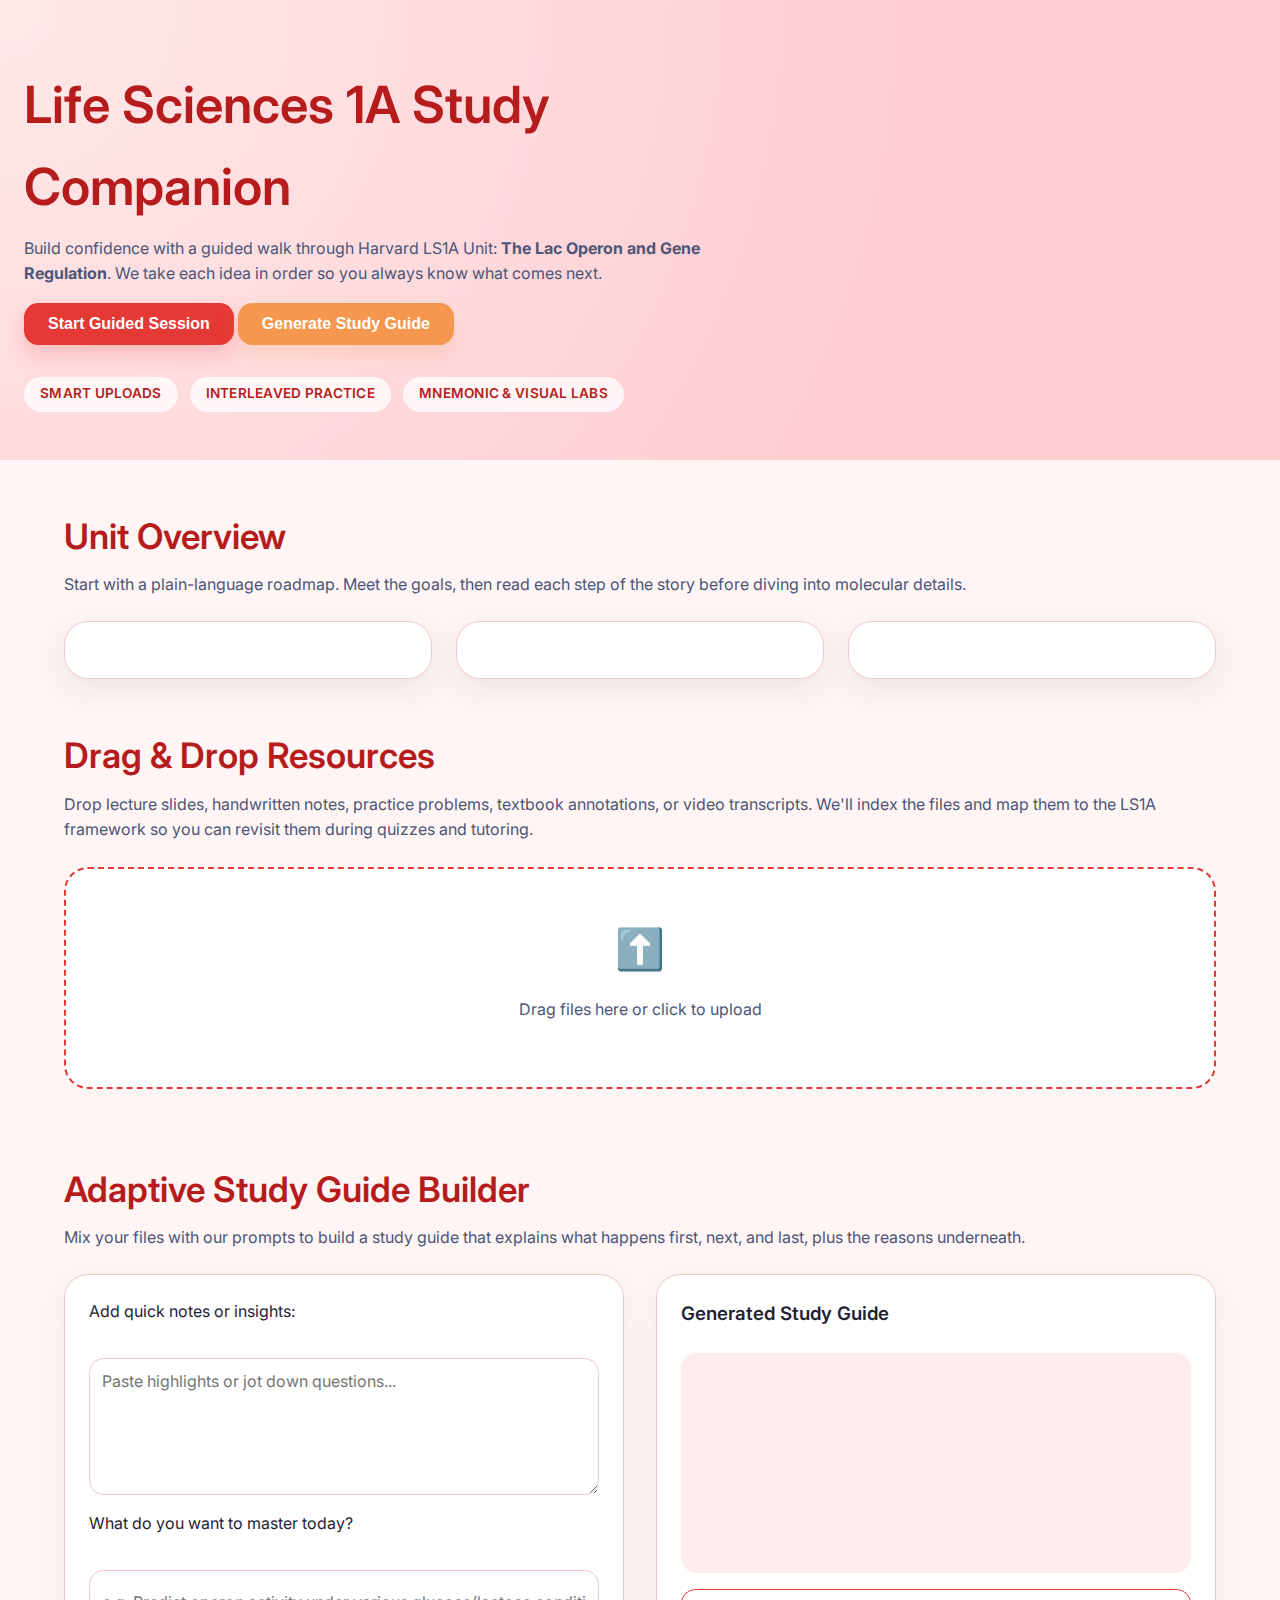
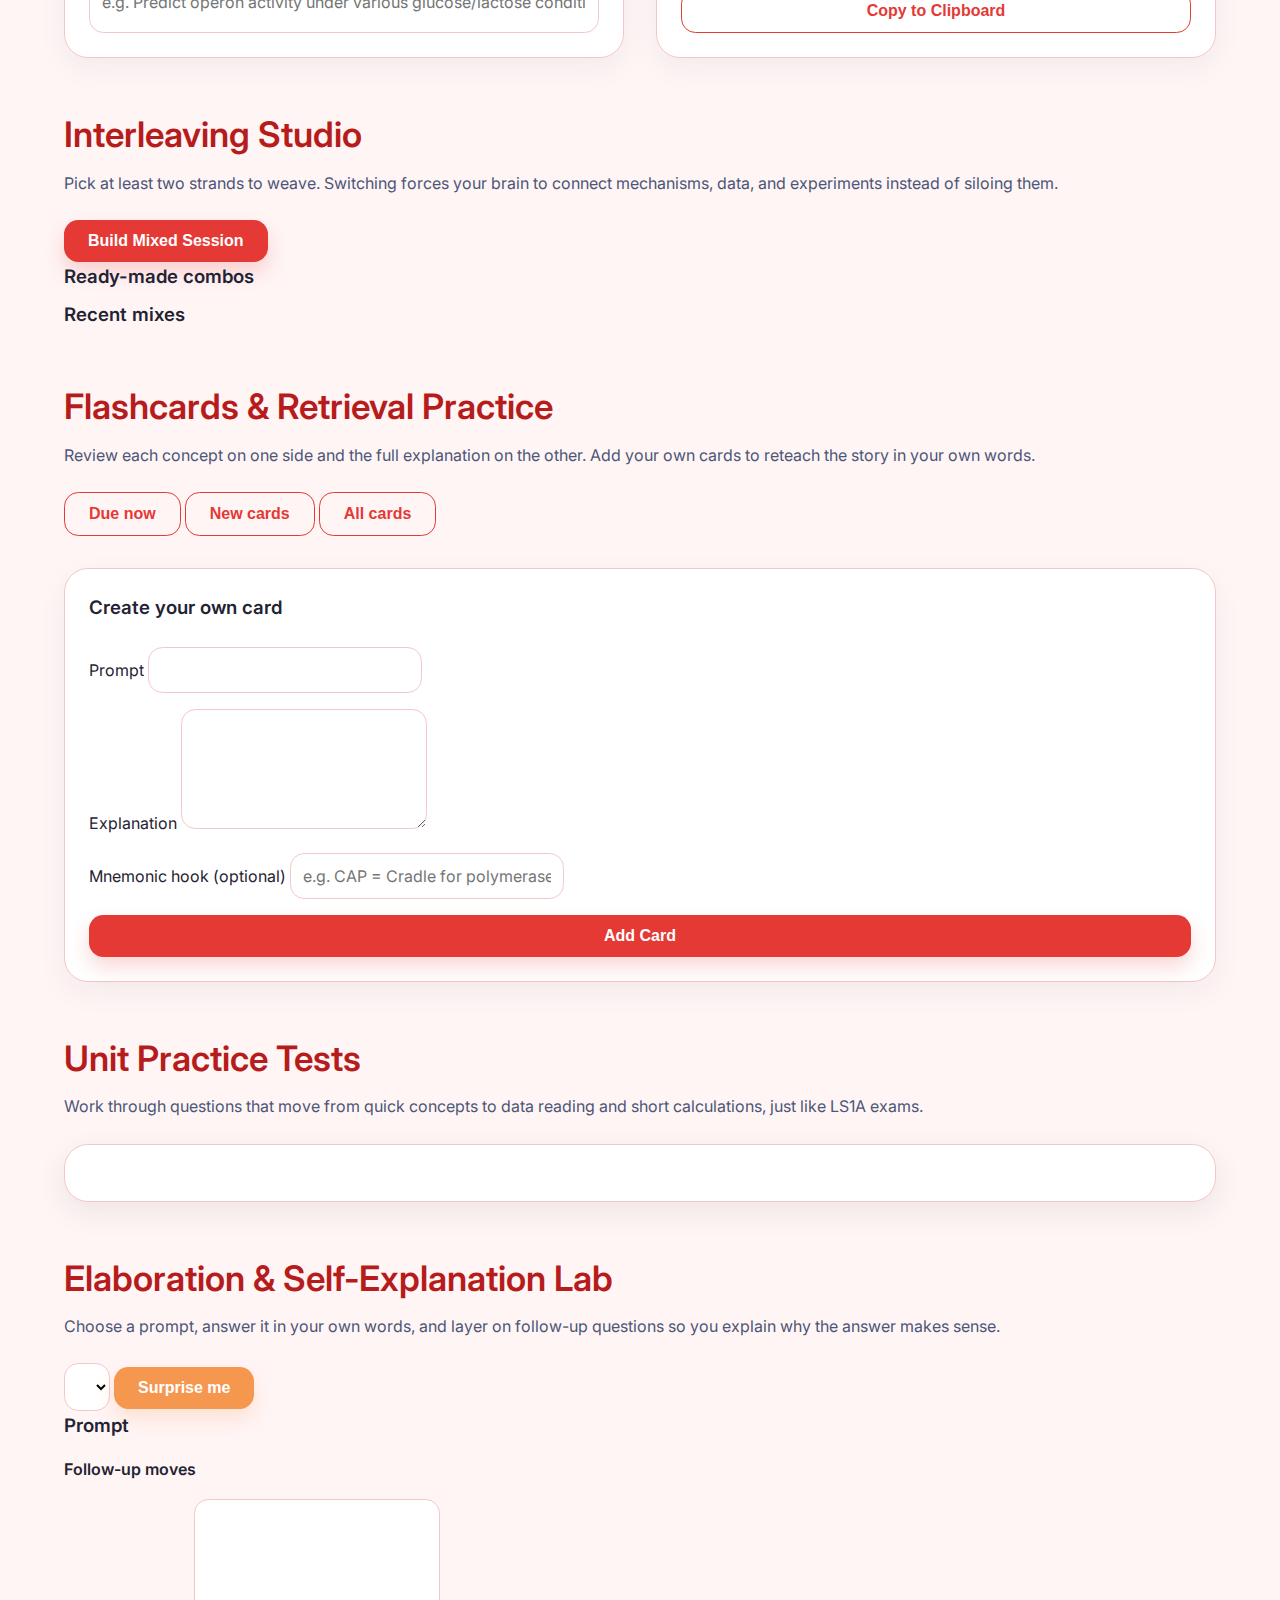
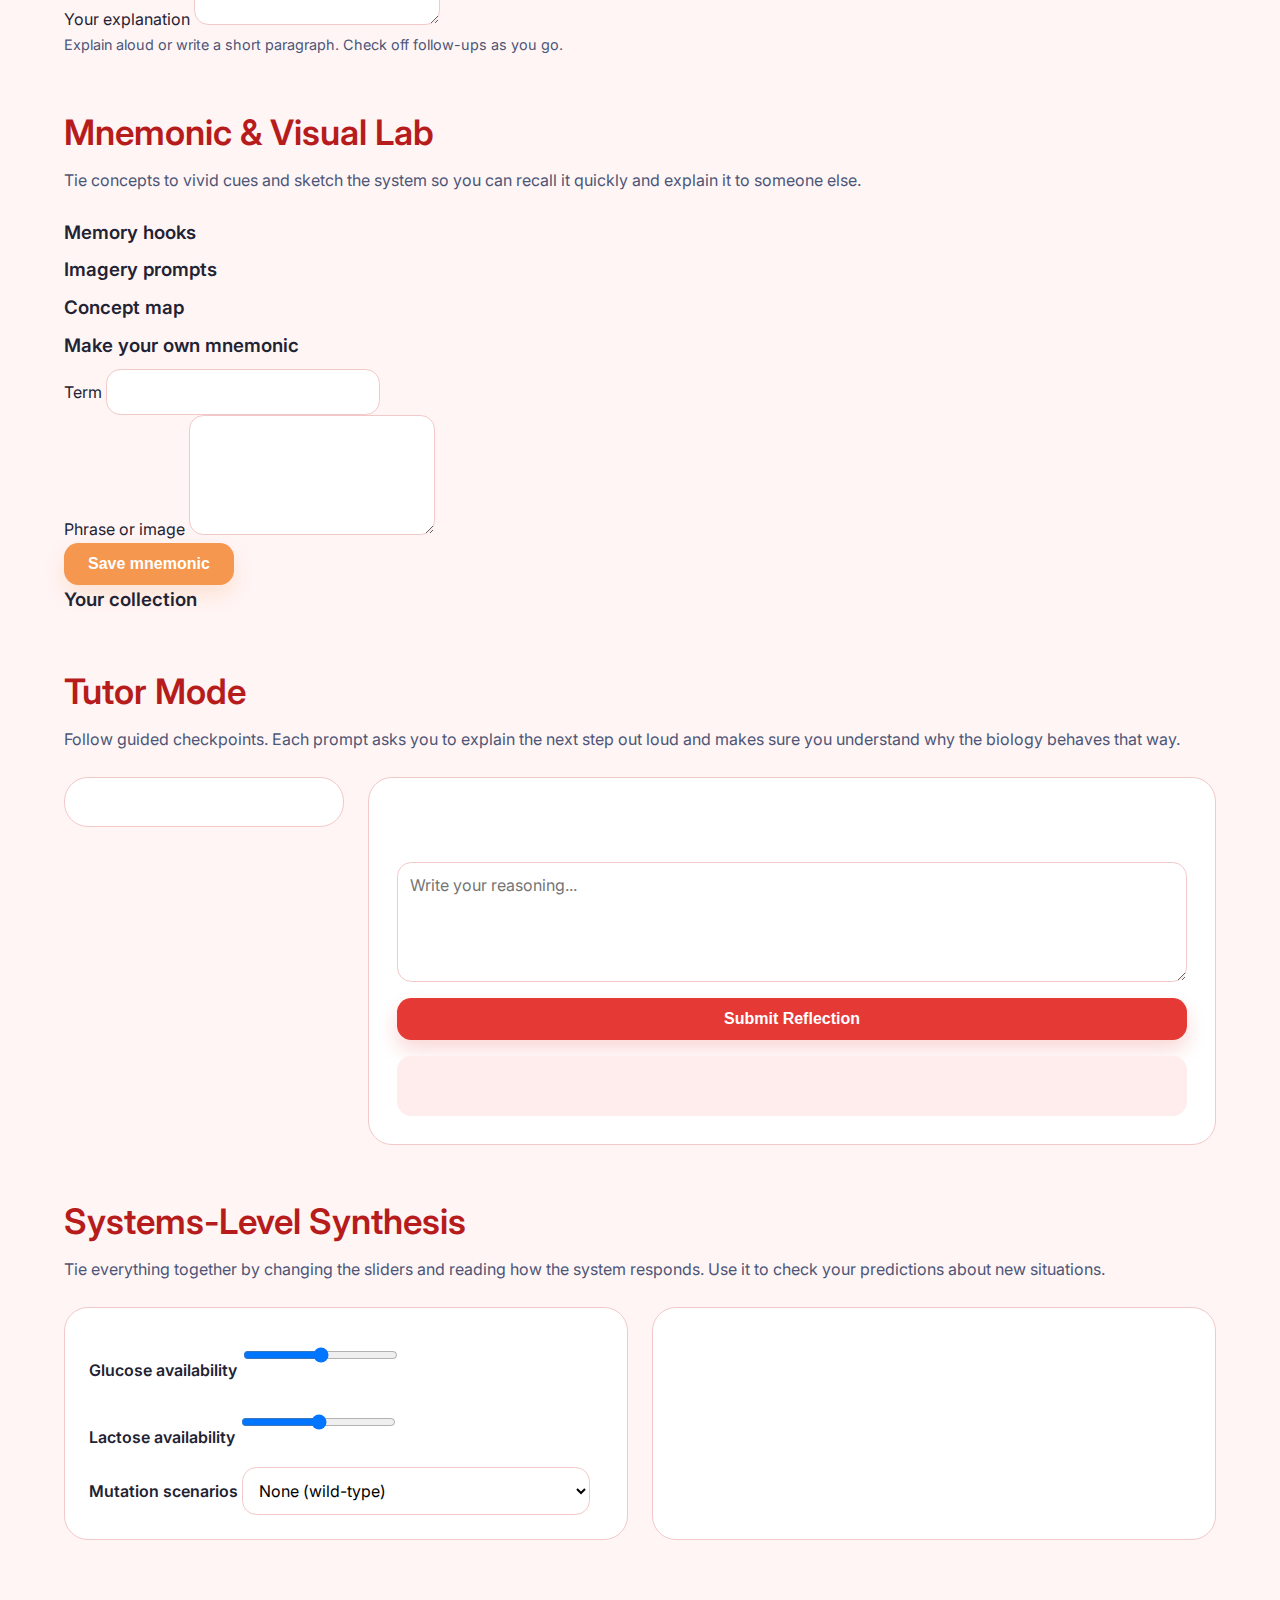
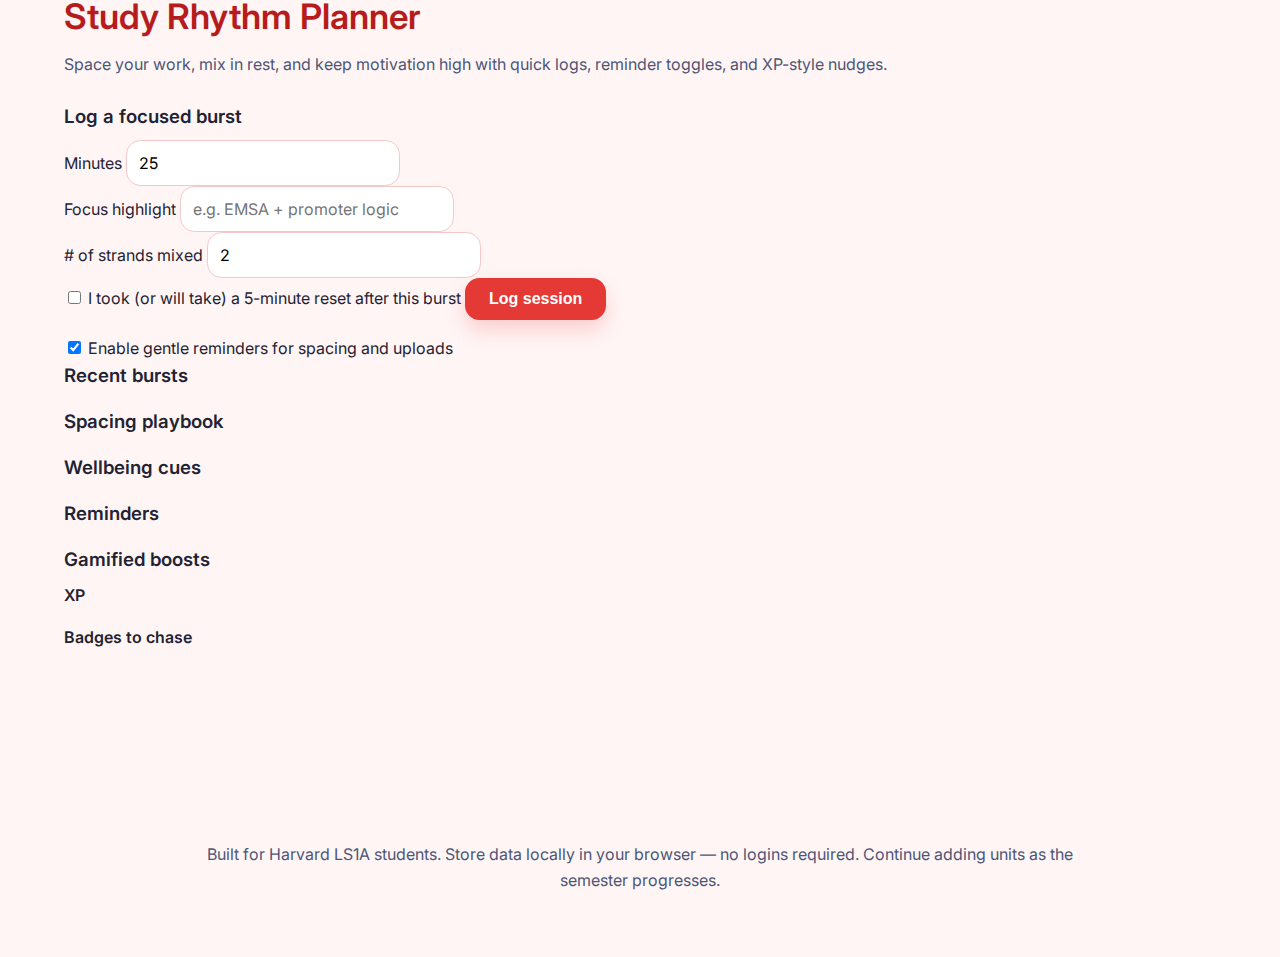
<file: index.html>
<!DOCTYPE html>
<html lang="en">
  <head>
    <meta charset="UTF-8" />
    <meta name="viewport" content="width=device-width, initial-scale=1.0" />
    <title>LS1A Study Companion</title>
    <link rel="stylesheet" href="styles.css" />
    <link rel="preconnect" href="https://fonts.googleapis.com" />
    <link rel="preconnect" href="https://fonts.gstatic.com" crossorigin />
    <link
      href="https://fonts.googleapis.com/css2?family=Inter:wght@300;400;500;600;700&display=swap"
      rel="stylesheet"
    />
  </head>
  <body>
    <header class="hero">
      <div class="hero__content">
        <h1>Life Sciences 1A Study Companion</h1>
        <p>
          Build confidence with a guided walk through Harvard LS1A Unit:
          <strong>The Lac Operon and Gene Regulation</strong>. We take each idea in
          order so you always know what comes next.
        </p>
        <div class="hero__actions">
          <button id="startTutor" class="btn btn--primary">
            Start Guided Session
          </button>
          <button id="generateGuide" class="btn btn--secondary">
            Generate Study Guide
          </button>
        </div>
      </div>
      <div class="hero__meta">
        <div class="chip">Smart Uploads</div>
        <div class="chip">Interleaved Practice</div>
        <div class="chip">Mnemonic & Visual Labs</div>
      </div>
    </header>

    <main>
      <section class="panel" aria-labelledby="unit-overview">
        <div class="panel__header">
          <h2 id="unit-overview">Unit Overview</h2>
          <p>
            Start with a plain-language roadmap. Meet the goals, then read each
            step of the story before diving into molecular details.
          </p>
        </div>
        <div class="panel__grid">
          <article class="card" id="conceptObjectives"></article>
          <article class="card" id="conceptFlow"></article>
          <article class="card" id="molecularPlayers"></article>
        </div>
      </section>

      <section class="panel" aria-labelledby="resource-uploader">
        <div class="panel__header">
          <h2 id="resource-uploader">Drag &amp; Drop Resources</h2>
          <p>
            Drop lecture slides, handwritten notes, practice problems, textbook
            annotations, or video transcripts. We'll index the files and map them
            to the LS1A framework so you can revisit them during quizzes and
            tutoring.
          </p>
        </div>
        <div class="uploader" id="dropZone" role="button" tabindex="0">
          <span class="uploader__icon">⬆️</span>
          <p>Drag files here or click to upload</p>
          <input type="file" id="fileInput" multiple aria-label="Upload files" />
        </div>
        <ul class="uploader__list" id="uploadedList" aria-live="polite"></ul>
      </section>

      <section class="panel" aria-labelledby="study-guide">
        <div class="panel__header">
          <h2 id="study-guide">Adaptive Study Guide Builder</h2>
          <p>
            Mix your files with our prompts to build a study guide that explains
            what happens first, next, and last, plus the reasons underneath.
          </p>
        </div>
        <div class="study-guide">
          <div class="study-guide__inputs">
            <label for="customNotes">Add quick notes or insights:</label>
            <textarea id="customNotes" placeholder="Paste highlights or jot down questions..."></textarea>
            <label for="learningGoal">What do you want to master today?</label>
            <input
              id="learningGoal"
              type="text"
              placeholder="e.g. Predict operon activity under various glucose/lactose conditions"
            />
          </div>
          <div class="study-guide__output">
            <h3>Generated Study Guide</h3>
            <div id="studyGuideOutput" class="study-guide__content" aria-live="polite"></div>
            <button id="exportGuide" class="btn btn--ghost">Copy to Clipboard</button>
          </div>
        </div>
      </section>

      <section class="panel" aria-labelledby="interleaving-studio">
        <div class="panel__header">
          <h2 id="interleaving-studio">Interleaving Studio</h2>
          <p>
            Pick at least two strands to weave. Switching forces your brain to
            connect mechanisms, data, and experiments instead of siloing them.
          </p>
        </div>
        <div class="interleaving">
          <div class="interleaving__strands" id="interleavingStrands" aria-live="polite"></div>
          <div class="interleaving__controls">
            <p id="interleavingSelectionInfo" class="hint"></p>
            <button id="buildInterleaving" class="btn btn--primary">Build Mixed Session</button>
            <div id="interleavingPlan" class="interleaving__plan" aria-live="polite"></div>
          </div>
        </div>
        <div class="interleaving__support">
          <section>
            <h3>Ready-made combos</h3>
            <div id="comboSuggestions" class="interleaving__combos"></div>
          </section>
          <section>
            <h3>Recent mixes</h3>
            <ul id="interleavingHistory" class="interleaving__history" aria-live="polite"></ul>
          </section>
        </div>
      </section>

      <section class="panel" aria-labelledby="flashcards">
        <div class="panel__header">
          <h2 id="flashcards">Flashcards &amp; Retrieval Practice</h2>
          <p>
            Review each concept on one side and the full explanation on the other.
            Add your own cards to reteach the story in your own words.
          </p>
        </div>
        <div class="flashcards__header">
          <div id="flashcardSessionInfo" class="flashcards__session"></div>
          <div class="flashcards__filters" role="group" aria-label="Flashcard filter">
            <button type="button" class="btn btn--ghost is-active" data-flashcard-filter="due">
              Due now
            </button>
            <button type="button" class="btn btn--ghost" data-flashcard-filter="new">
              New cards
            </button>
            <button type="button" class="btn btn--ghost" data-flashcard-filter="all">
              All cards
            </button>
          </div>
        </div>
        <div class="flashcards" id="flashcardDeck"></div>
        <form class="flashcards__form" id="flashcardForm">
          <h3>Create your own card</h3>
          <div class="form-field">
            <label for="flashcardPrompt">Prompt</label>
            <input id="flashcardPrompt" required />
          </div>
          <div class="form-field">
            <label for="flashcardAnswer">Explanation</label>
            <textarea id="flashcardAnswer" required></textarea>
          </div>
          <div class="form-field">
            <label for="flashcardHook">Mnemonic hook (optional)</label>
            <input id="flashcardHook" placeholder="e.g. CAP = Cradle for polymerase" />
          </div>
          <button class="btn btn--primary">Add Card</button>
        </form>
      </section>

      <section class="panel" aria-labelledby="practice-tests">
        <div class="panel__header">
          <h2 id="practice-tests">Unit Practice Tests</h2>
          <p>
            Work through questions that move from quick concepts to data reading
            and short calculations, just like LS1A exams.
          </p>
        </div>
        <form id="practiceForm" class="practice"></form>
        <div id="practiceResults" class="practice__results" aria-live="polite"></div>
        <div id="practiceElaboration" class="practice__elaboration" aria-live="polite"></div>
      </section>

      <section class="panel" aria-labelledby="elaboration-lab">
        <div class="panel__header">
          <h2 id="elaboration-lab">Elaboration &amp; Self-Explanation Lab</h2>
          <p>
            Choose a prompt, answer it in your own words, and layer on follow-up
            questions so you explain why the answer makes sense.
          </p>
        </div>
        <div class="elaboration">
          <div class="elaboration__controls">
            <label for="elaborationSelect" class="sr-only">Pick elaborative prompt</label>
            <select id="elaborationSelect"></select>
            <button id="elaborationRoll" class="btn btn--secondary" type="button">
              Surprise me
            </button>
          </div>
          <div class="elaboration__workspace">
            <h3>Prompt</h3>
            <p id="elaborationDetails"></p>
            <h4>Follow-up moves</h4>
            <ul id="elaborationFollowUps"></ul>
            <label for="elaborationReflection">Your explanation</label>
            <textarea id="elaborationReflection" rows="5"></textarea>
            <p class="hint">Explain aloud or write a short paragraph. Check off follow-ups as you go.</p>
          </div>
        </div>
      </section>

      <section class="panel" aria-labelledby="mnemonic-lab">
        <div class="panel__header">
          <h2 id="mnemonic-lab">Mnemonic &amp; Visual Lab</h2>
          <p>
            Tie concepts to vivid cues and sketch the system so you can recall it
            quickly and explain it to someone else.
          </p>
        </div>
        <div class="mnemonic">
          <div class="mnemonic__grid">
            <section>
              <h3>Memory hooks</h3>
              <div id="mnemonicKeyTerms" class="mnemonic__cards"></div>
            </section>
            <section>
              <h3>Imagery prompts</h3>
              <div id="mnemonicImagery" class="mnemonic__cards"></div>
            </section>
          </div>
          <div class="mnemonic__concept">
            <h3>Concept map</h3>
            <div id="conceptMapCanvas" class="concept-map" role="img" aria-label="Lac operon concept map"></div>
            <div id="conceptMapDetails" class="concept-map__details"></div>
          </div>
          <div class="mnemonic__custom">
            <form id="mnemonicForm" class="mnemonic__form">
              <h3>Make your own mnemonic</h3>
              <div class="form-field">
                <label for="mnemonicTerm">Term</label>
                <input id="mnemonicTerm" required />
              </div>
              <div class="form-field">
                <label for="mnemonicPhrase">Phrase or image</label>
                <textarea id="mnemonicPhrase" rows="3" required></textarea>
              </div>
              <button class="btn btn--secondary">Save mnemonic</button>
            </form>
            <div class="mnemonic__custom-list">
              <h3>Your collection</h3>
              <ul id="mnemonicCustomList"></ul>
            </div>
          </div>
        </div>
      </section>

      <section class="panel" aria-labelledby="tutor-mode">
        <div class="panel__header">
          <h2 id="tutor-mode">Tutor Mode</h2>
          <p>
            Follow guided checkpoints. Each prompt asks you to explain the next
            step out loud and makes sure you understand why the biology behaves
            that way.
          </p>
        </div>
        <div class="tutor">
          <div class="tutor__steps">
            <ol id="tutorSteps" class="tutor__list"></ol>
          </div>
          <div class="tutor__workspace">
            <h3 id="currentStepTitle"></h3>
            <p id="currentStepPrompt"></p>
            <label class="sr-only" for="tutorResponse">Your explanation</label>
            <textarea id="tutorResponse" placeholder="Write your reasoning..."></textarea>
            <button id="submitReflection" class="btn btn--primary">Submit Reflection</button>
            <div id="tutorFeedback" class="tutor__feedback" aria-live="polite"></div>
          </div>
        </div>
      </section>

      <section class="panel" aria-labelledby="synthesis">
        <div class="panel__header">
          <h2 id="synthesis">Systems-Level Synthesis</h2>
          <p>
            Tie everything together by changing the sliders and reading how the
            system responds. Use it to check your predictions about new
            situations.
          </p>
        </div>
        <div class="synthesis">
          <div class="synthesis__controls">
            <div class="control">
              <label for="glucoseLevel">Glucose availability</label>
              <input type="range" id="glucoseLevel" min="0" max="100" value="50" />
            </div>
            <div class="control">
              <label for="lactoseLevel">Lactose availability</label>
              <input type="range" id="lactoseLevel" min="0" max="100" value="50" />
            </div>
            <div class="control">
              <label for="mutations">Mutation scenarios</label>
              <select id="mutations">
                <option value="none">None (wild-type)</option>
                <option value="lacI-null">lacI null (no repressor)</option>
                <option value="lacO-operator">Operator mutation (repressor can't bind)</option>
                <option value="lacP-weak">Weak promoter mutation</option>
                <option value="cyaA-null">cyaA null (no cAMP)</option>
              </select>
            </div>
          </div>
          <div class="synthesis__output" id="synthesisOutput"></div>
        </div>
      </section>

      <section class="panel" aria-labelledby="study-planner">
        <div class="panel__header">
          <h2 id="study-planner">Study Rhythm Planner</h2>
          <p>
            Space your work, mix in rest, and keep motivation high with quick
            logs, reminder toggles, and XP-style nudges.
          </p>
        </div>
        <div class="planner">
          <form id="plannerForm" class="planner__form">
            <h3>Log a focused burst</h3>
            <div class="form-field">
              <label for="plannerDuration">Minutes</label>
              <input id="plannerDuration" type="number" min="10" step="5" value="25" />
            </div>
            <div class="form-field">
              <label for="plannerFocus">Focus highlight</label>
              <input id="plannerFocus" placeholder="e.g. EMSA + promoter logic" required />
            </div>
            <div class="form-field">
              <label for="plannerInterleave"># of strands mixed</label>
              <input id="plannerInterleave" type="number" min="1" value="2" />
            </div>
            <label class="planner__checkbox">
              <input id="plannerRest" type="checkbox" />
              I took (or will take) a 5-minute reset after this burst
            </label>
            <button class="btn btn--primary" type="submit">Log session</button>
            <p id="plannerFeedback" class="planner__feedback" aria-live="polite"></p>
          </form>
          <aside class="planner__summary">
            <div class="planner__stats">
              <p id="plannerStreak" class="planner__streak"></p>
              <p id="plannerXp" class="planner__xp"></p>
            </div>
            <label class="planner__toggle">
              <input id="plannerReminders" type="checkbox" checked />
              Enable gentle reminders for spacing and uploads
            </label>
            <div class="planner__history">
              <h3>Recent bursts</h3>
              <ul id="plannerHistory"></ul>
            </div>
          </aside>
        </div>
        <div class="planner__guidance">
          <section>
            <h3>Spacing playbook</h3>
            <ul id="plannerPacing"></ul>
          </section>
          <section>
            <h3>Wellbeing cues</h3>
            <ul id="plannerWellbeing"></ul>
          </section>
          <section>
            <h3>Reminders</h3>
            <ul id="plannerReminderList"></ul>
          </section>
          <section>
            <h3>Gamified boosts</h3>
            <h4>XP</h4>
            <ul id="plannerXpRules"></ul>
            <h4>Badges to chase</h4>
            <ul id="plannerBadges"></ul>
          </section>
        </div>
      </section>
    </main>

    <footer class="footer">
      <p>
        Built for Harvard LS1A students. Store data locally in your browser — no
        logins required. Continue adding units as the semester progresses.
      </p>
    </footer>

    <script src="scripts/main.js" type="module"></script>
  </body>
</html>
</file>
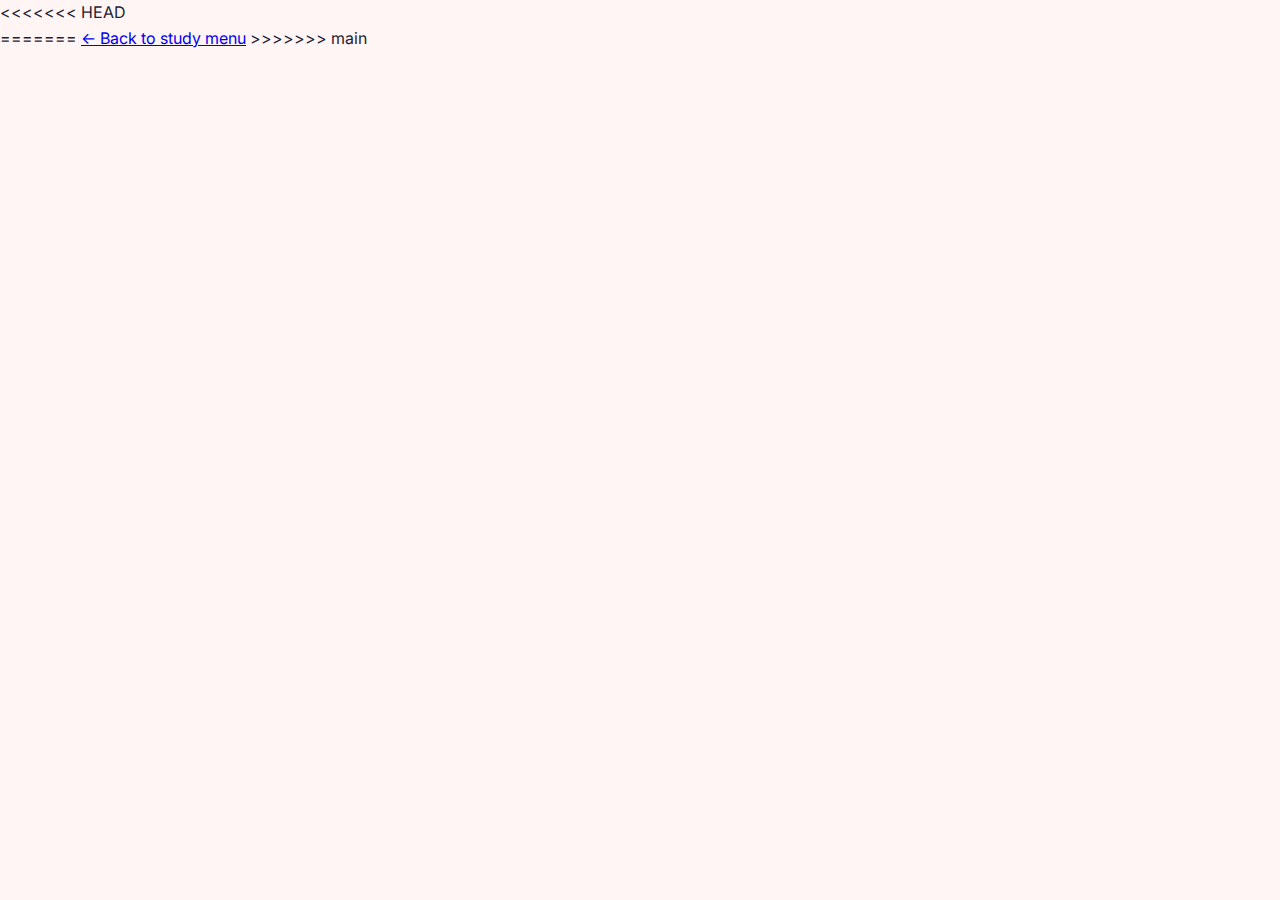
<file: pages/chapter-cell-communication.html>
<!DOCTYPE html>
<html lang="en">
  <head>
    <meta charset="UTF-8" />
    <meta name="viewport" content="width=device-width, initial-scale=1.0" />
    <title>Chapter 3: Cell Communication — LS1A Study Companion</title>
    <link rel="stylesheet" href="../styles.css" />
    <link rel="preconnect" href="https://fonts.googleapis.com" />
    <link rel="preconnect" href="https://fonts.gstatic.com" crossorigin />
    <link
      href="https://fonts.googleapis.com/css2?family=Inter:wght@300;400;500;600;700&display=swap"
      rel="stylesheet"
    />
  </head>
  <body class="study-page-shell" data-unit-id="chapter-cell-communication">
    <header class="page-header">
<<<<<<< HEAD
      <div class="global-nav__mount" data-role="global-nav" data-home-url="../index.html"></div>
=======
      <a class="back-link" href="../index.html">← Back to study menu</a>
>>>>>>> main
    </header>
    <main class="study-container" data-role="study-root"></main>
    <script type="module" src="../scripts/studyPageEntry.js"></script>
  </body>
</html>
</file>
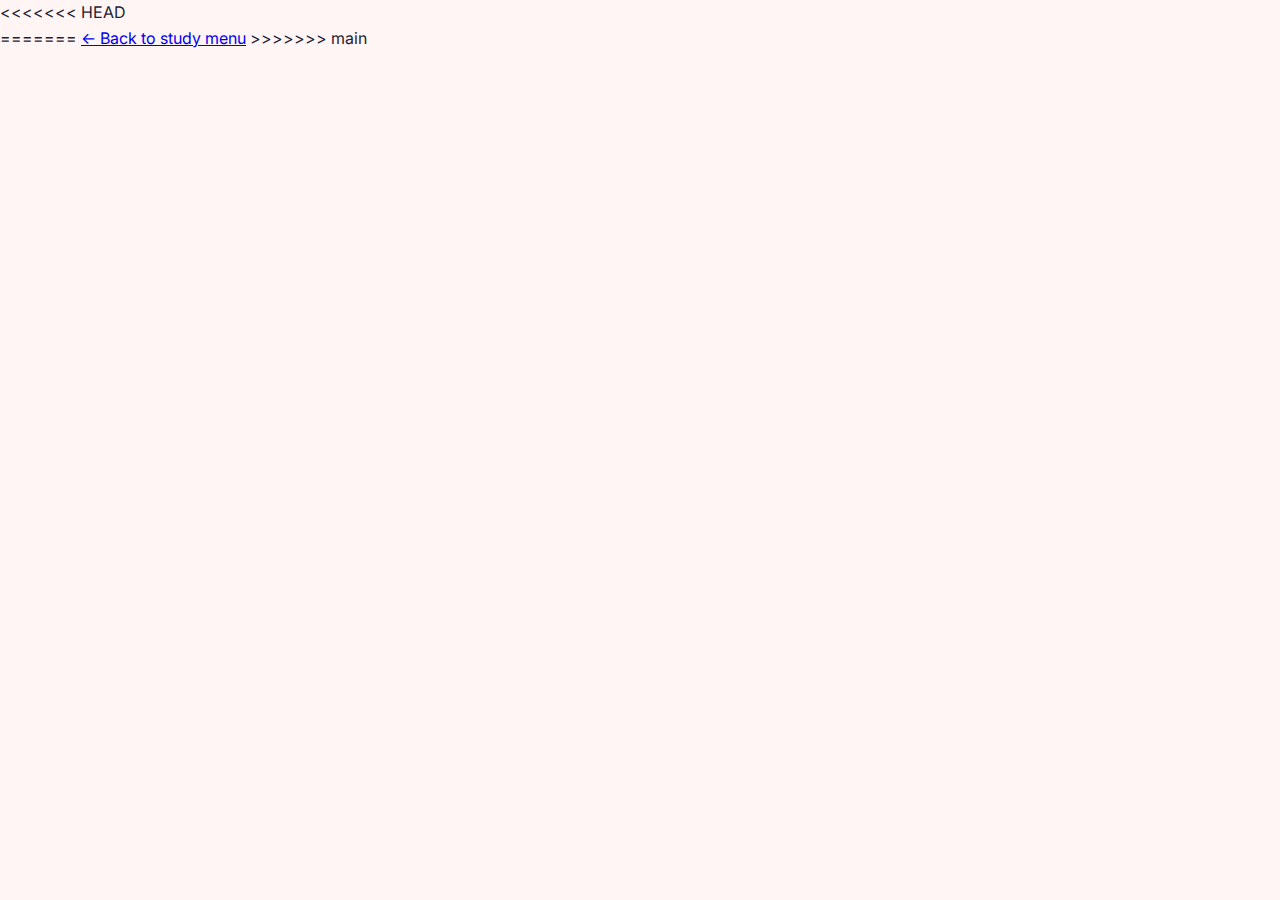
<file: pages/chapter-lac-operon.html>
<!DOCTYPE html>
<html lang="en">
  <head>
    <meta charset="UTF-8" />
    <meta name="viewport" content="width=device-width, initial-scale=1.0" />
    <title>Chapter 1: Lac Operon Logic — LS1A Study Companion</title>
    <link rel="stylesheet" href="../styles.css" />
    <link rel="preconnect" href="https://fonts.googleapis.com" />
    <link rel="preconnect" href="https://fonts.gstatic.com" crossorigin />
    <link
      href="https://fonts.googleapis.com/css2?family=Inter:wght@300;400;500;600;700&display=swap"
      rel="stylesheet"
    />
  </head>
  <body class="study-page-shell" data-unit-id="chapter-lac-operon">
    <header class="page-header">
<<<<<<< HEAD
      <div class="global-nav__mount" data-role="global-nav" data-home-url="../index.html"></div>
=======
      <a class="back-link" href="../index.html">← Back to study menu</a>
>>>>>>> main
    </header>
    <main class="study-container" data-role="study-root"></main>
    <script type="module" src="../scripts/studyPageEntry.js"></script>
  </body>
</html>
</file>
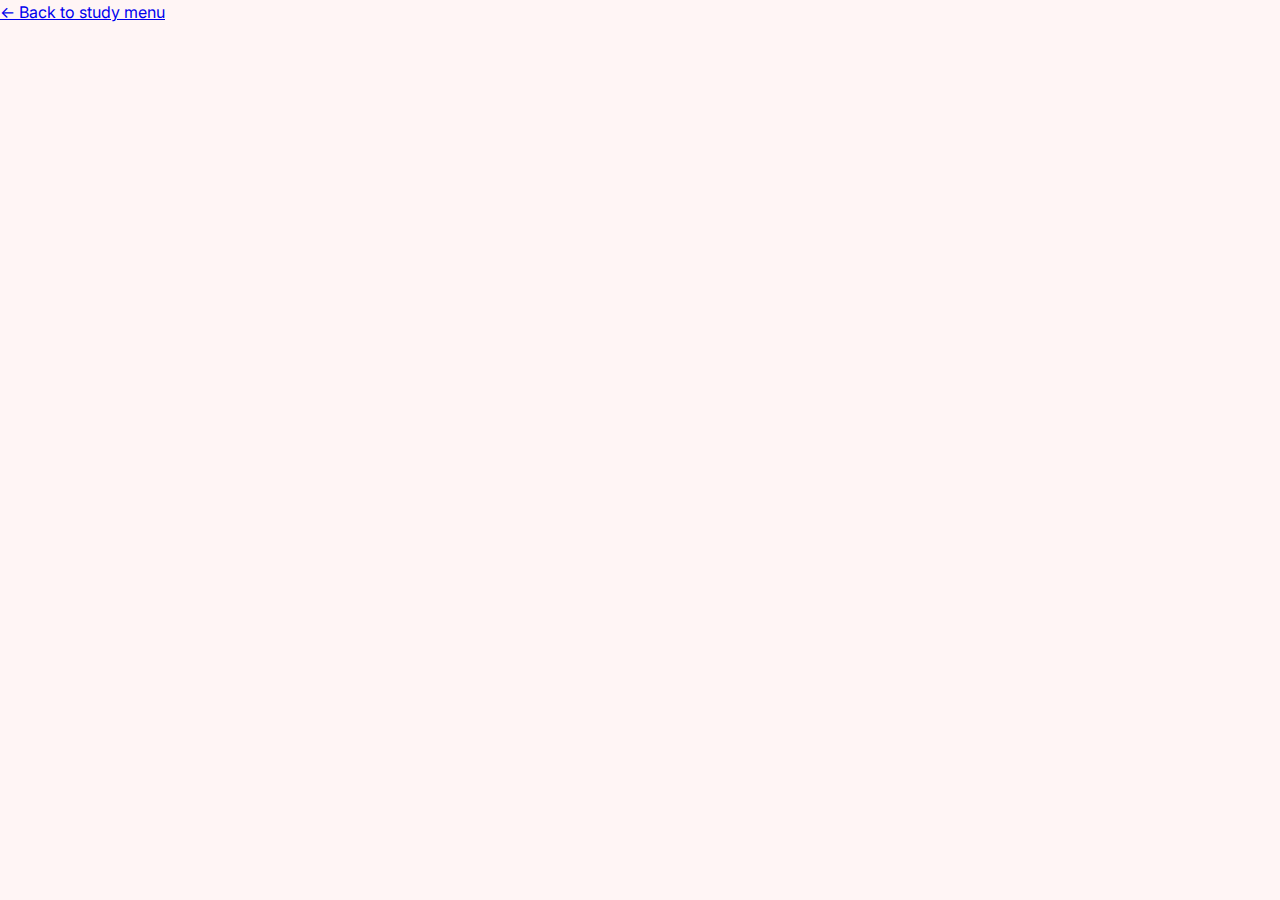
<file: pages/midterm-review.html>
<!DOCTYPE html>
<html lang="en">
  <head>
    <meta charset="UTF-8" />
    <meta name="viewport" content="width=device-width, initial-scale=1.0" />
    <title>Midterm Review Lab — LS1A Study Companion</title>
    <link rel="stylesheet" href="../styles.css" />
    <link rel="preconnect" href="https://fonts.googleapis.com" />
    <link rel="preconnect" href="https://fonts.gstatic.com" crossorigin />
    <link
      href="https://fonts.googleapis.com/css2?family=Inter:wght@300;400;500;600;700&display=swap"
      rel="stylesheet"
    />
  </head>
  <body class="study-page-shell" data-unit-id="midterm-review">
    <header class="page-header">
      <a class="back-link" href="../index.html">← Back to study menu</a>
    </header>
    <main class="study-container" data-role="study-root"></main>
    <script type="module" src="../scripts/studyPageEntry.js"></script>
  </body>
</html>
</file>
<file: styles.css>
:root {
  color-scheme: light;
  --bg: #fff5f5;
  --surface: #ffffff;
  --surface-alt: #ffecec;
  --primary: #e53935;
  --primary-dark: #b71c1c;
  --secondary: #f5974f;
  --text: #1f2333;
  --text-muted: #4d5677;
  --border: #f3c8c8;
  --success: #2f9c5a;
  --danger: #d64565;
  font-size: 16px;
}

* {
  box-sizing: border-box;
}

body {
  margin: 0;
  font-family: "Inter", system-ui, -apple-system, BlinkMacSystemFont, "Segoe UI",
    sans-serif;
  background: var(--bg);
  color: var(--text);
  line-height: 1.6;
}

h1,
h2,
h3,
h4 {
  margin: 0 0 0.5rem;
  font-weight: 600;
}

p {
  margin: 0 0 1rem;
  color: var(--text-muted);
}

main {
  max-width: 1200px;
  margin: 0 auto;
  padding: 0 1.5rem 5rem;
}

.hero {
  padding: 4rem 1.5rem 3rem;
  background: radial-gradient(circle at top left, #ffe9e9, #ffcdd2 70%);
  display: grid;
  gap: 2rem;
}

.hero__content {
  max-width: 720px;
}

.hero h1 {
  font-size: clamp(2.2rem, 4vw, 3.5rem);
  color: var(--primary-dark);
}

.hero__meta {
  display: flex;
  gap: 0.75rem;
  flex-wrap: wrap;
}

.chip {
  background: rgba(255, 255, 255, 0.75);
  color: var(--primary-dark);
  border-radius: 999px;
  padding: 0.4rem 1rem;
  font-weight: 600;
  font-size: 0.85rem;
  letter-spacing: 0.02em;
  text-transform: uppercase;
}

.btn {
  display: inline-flex;
  align-items: center;
  justify-content: center;
  border: none;
  border-radius: 0.9rem;
  padding: 0.75rem 1.5rem;
  font-size: 1rem;
  font-weight: 600;
  cursor: pointer;
  transition: transform 0.15s ease, box-shadow 0.15s ease;
}

.btn:focus-visible {
  outline: 3px solid rgba(183, 28, 28, 0.4);
  outline-offset: 3px;
}

.btn:hover {
  transform: translateY(-1px);
}

.btn--primary {
  background: var(--primary);
  color: #fff;
  box-shadow: 0 10px 20px rgba(229, 57, 53, 0.2);
}

.btn--secondary {
  background: var(--secondary);
  color: #fff;
  box-shadow: 0 10px 20px rgba(245, 151, 79, 0.2);
}

.btn--ghost {
  background: transparent;
  color: var(--primary);
  border: 1px solid var(--primary);
}

.panel {
  margin-top: 3rem;
  background: transparent;
}

.panel__header {
  margin-bottom: 1.5rem;
}

.panel__header h2 {
  font-size: clamp(1.6rem, 3vw, 2.2rem);
  color: var(--primary-dark);
}

.panel__grid {
  display: grid;
  gap: 1.5rem;
  grid-template-columns: repeat(auto-fit, minmax(240px, 1fr));
}

.card {
  background: var(--surface);
  padding: 1.75rem;
  border-radius: 1.5rem;
  border: 1px solid var(--border);
  box-shadow: 0 10px 30px rgba(31, 35, 51, 0.08);
  display: grid;
  gap: 1rem;
}

.card ul {
  padding-left: 1.2rem;
  margin: 0;
}

.flow-list {
  list-style: none;
  padding: 0;
  margin: 0;
  display: grid;
  gap: 1rem;
}

.flow-list li {
  background: var(--surface-alt);
  border-radius: 1rem;
  padding: 1rem;
}

.anchor-notes {
  margin-top: 1rem;
  background: rgba(90, 79, 243, 0.1);
  border-radius: 1rem;
  padding: 1rem;
}

.anchor-notes ul {
  margin: 0;
  padding-left: 1.2rem;
}

.uploader {
  background: var(--surface);
  border: 2px dashed var(--primary);
  border-radius: 1.5rem;
  padding: 3rem;
  text-align: center;
  color: var(--text-muted);
  transition: border-color 0.2s ease, transform 0.2s ease;
  position: relative;
}

.uploader:focus-visible,
.uploader.dragover {
  border-color: var(--primary-dark);
  transform: translateY(-4px);
}

.uploader__icon {
  font-size: 2.5rem;
  display: block;
  margin-bottom: 1rem;
}

.uploader input[type='file'] {
  position: absolute;
  inset: 0;
  opacity: 0;
  cursor: pointer;
}

.uploader__list {
  list-style: none;
  padding: 0;
  margin: 1.5rem 0 0;
  display: grid;
  gap: 0.75rem;
}

.uploader__item {
  background: var(--surface);
  border-radius: 1rem;
  padding: 0.75rem 1rem;
  border: 1px solid var(--border);
  display: flex;
  justify-content: space-between;
  align-items: center;
  gap: 1rem;
}

.uploader__item .meta {
  font-size: 0.85rem;
  color: var(--text-muted);
}

.study-guide {
  display: grid;
  gap: 2rem;
  grid-template-columns: repeat(auto-fit, minmax(280px, 1fr));
}

.study-guide__inputs,
.study-guide__output {
  background: var(--surface);
  padding: 1.5rem;
  border-radius: 1.5rem;
  border: 1px solid var(--border);
  box-shadow: 0 10px 30px rgba(31, 35, 51, 0.05);
  display: grid;
  gap: 1rem;
}

textarea,
input,
select {
  font-family: inherit;
  padding: 0.75rem;
  border-radius: 0.9rem;
  border: 1px solid var(--border);
  background: #fff;
  font-size: 1rem;
}

textarea {
  min-height: 120px;
  resize: vertical;
}

.study-guide__content {
  min-height: 220px;
  border-radius: 1rem;
  background: var(--surface-alt);
  padding: 1.25rem;
  overflow-y: auto;
}

.flashcards {
  display: grid;
  grid-template-columns: repeat(auto-fit, minmax(220px, 1fr));
  gap: 1.5rem;
}

.flashcard {
  position: relative;
  perspective: 1200px;
  cursor: pointer;
}

.flashcard__inner {
  position: relative;
  background: var(--surface);
  border-radius: 1.25rem;
  padding: 1.5rem;
  min-height: 200px;
  border: 1px solid var(--border);
  box-shadow: 0 20px 40px rgba(31, 35, 51, 0.08);
  transition: transform 0.6s;
  transform-style: preserve-3d;
}

.flashcard.is-flipped .flashcard__inner {
  transform: rotateY(180deg);
}

.flashcard__front,
.flashcard__back {
  position: absolute;
  inset: 0;
  backface-visibility: hidden;
}

.flashcard__back {
  transform: rotateY(180deg);
  color: var(--primary-dark);
}

.flashcards__form {
  margin-top: 2rem;
  background: var(--surface);
  padding: 1.5rem;
  border-radius: 1.5rem;
  border: 1px solid var(--border);
  box-shadow: 0 10px 30px rgba(31, 35, 51, 0.05);
  display: grid;
  gap: 1rem;
}

.practice {
  background: var(--surface);
  border-radius: 1.5rem;
  padding: 1.75rem;
  border: 1px solid var(--border);
  box-shadow: 0 10px 30px rgba(31, 35, 51, 0.08);
  display: grid;
  gap: 1.25rem;
}

.practice__question {
  padding: 1.25rem;
  border-radius: 1rem;
  background: var(--surface-alt);
}

.practice__question h3 {
  color: var(--primary-dark);
}

.practice__options {
  display: grid;
  gap: 0.5rem;
  margin-top: 0.75rem;
}

.practice__results {
  margin-top: 1rem;
  font-weight: 600;
}

.practice__feedback {
  margin-top: 1rem;
  display: grid;
  gap: 1rem;
  font-weight: 400;
}

.practice__results--success {
  color: var(--success);
}

.practice__results--danger {
  color: var(--danger);
}

.tutor {
  display: grid;
  gap: 1.5rem;
  grid-template-columns: minmax(240px, 280px) 1fr;
}

.tutor__list {
  background: var(--surface);
  border-radius: 1.5rem;
  border: 1px solid var(--border);
  padding: 1.5rem;
  list-style: none;
  margin: 0;
  display: grid;
  gap: 1rem;
}

.tutor__list li {
  display: grid;
  gap: 0.2rem;
}

.tutor__list li.is-active {
  border-left: 4px solid var(--primary);
  padding-left: 1rem;
}

.tutor__workspace {
  background: var(--surface);
  border-radius: 1.5rem;
  border: 1px solid var(--border);
  padding: 1.75rem;
  display: grid;
  gap: 1rem;
}

.tutor__feedback {
  min-height: 60px;
  border-radius: 0.9rem;
  background: var(--surface-alt);
  padding: 0.75rem 1rem;
}

.synthesis {
  display: grid;
  grid-template-columns: repeat(auto-fit, minmax(260px, 1fr));
  gap: 1.5rem;
}

.synthesis__controls {
  background: var(--surface);
  border-radius: 1.5rem;
  border: 1px solid var(--border);
  padding: 1.5rem;
  display: grid;
  gap: 1rem;
}

.synthesis__output {
  background: var(--surface);
  border-radius: 1.5rem;
  border: 1px solid var(--border);
  padding: 1.5rem;
  min-height: 220px;
  display: grid;
  gap: 0.75rem;
}

.hint {
  font-size: 0.9rem;
  color: var(--text-muted);
}

.control label {
  font-weight: 600;
  color: var(--text);
}

.footer {
  margin: 4rem auto 0;
  max-width: 960px;
  text-align: center;
  color: var(--text-muted);
  padding: 2rem 1.5rem 3rem;
}

.sr-only {
  position: absolute;
  width: 1px;
  height: 1px;
  padding: 0;
  margin: -1px;
  overflow: hidden;
  clip: rect(0, 0, 0, 0);
  white-space: nowrap;
  border: 0;
}

@media (max-width: 768px) {
  .hero {
    padding-top: 3rem;
  }

  .tutor {
    grid-template-columns: 1fr;
  }

  .tutor__list li.is-active {
    border-left: none;
    border-top: 4px solid var(--primary);
    padding-left: 0;
    padding-top: 1rem;
  }
}
</file>
